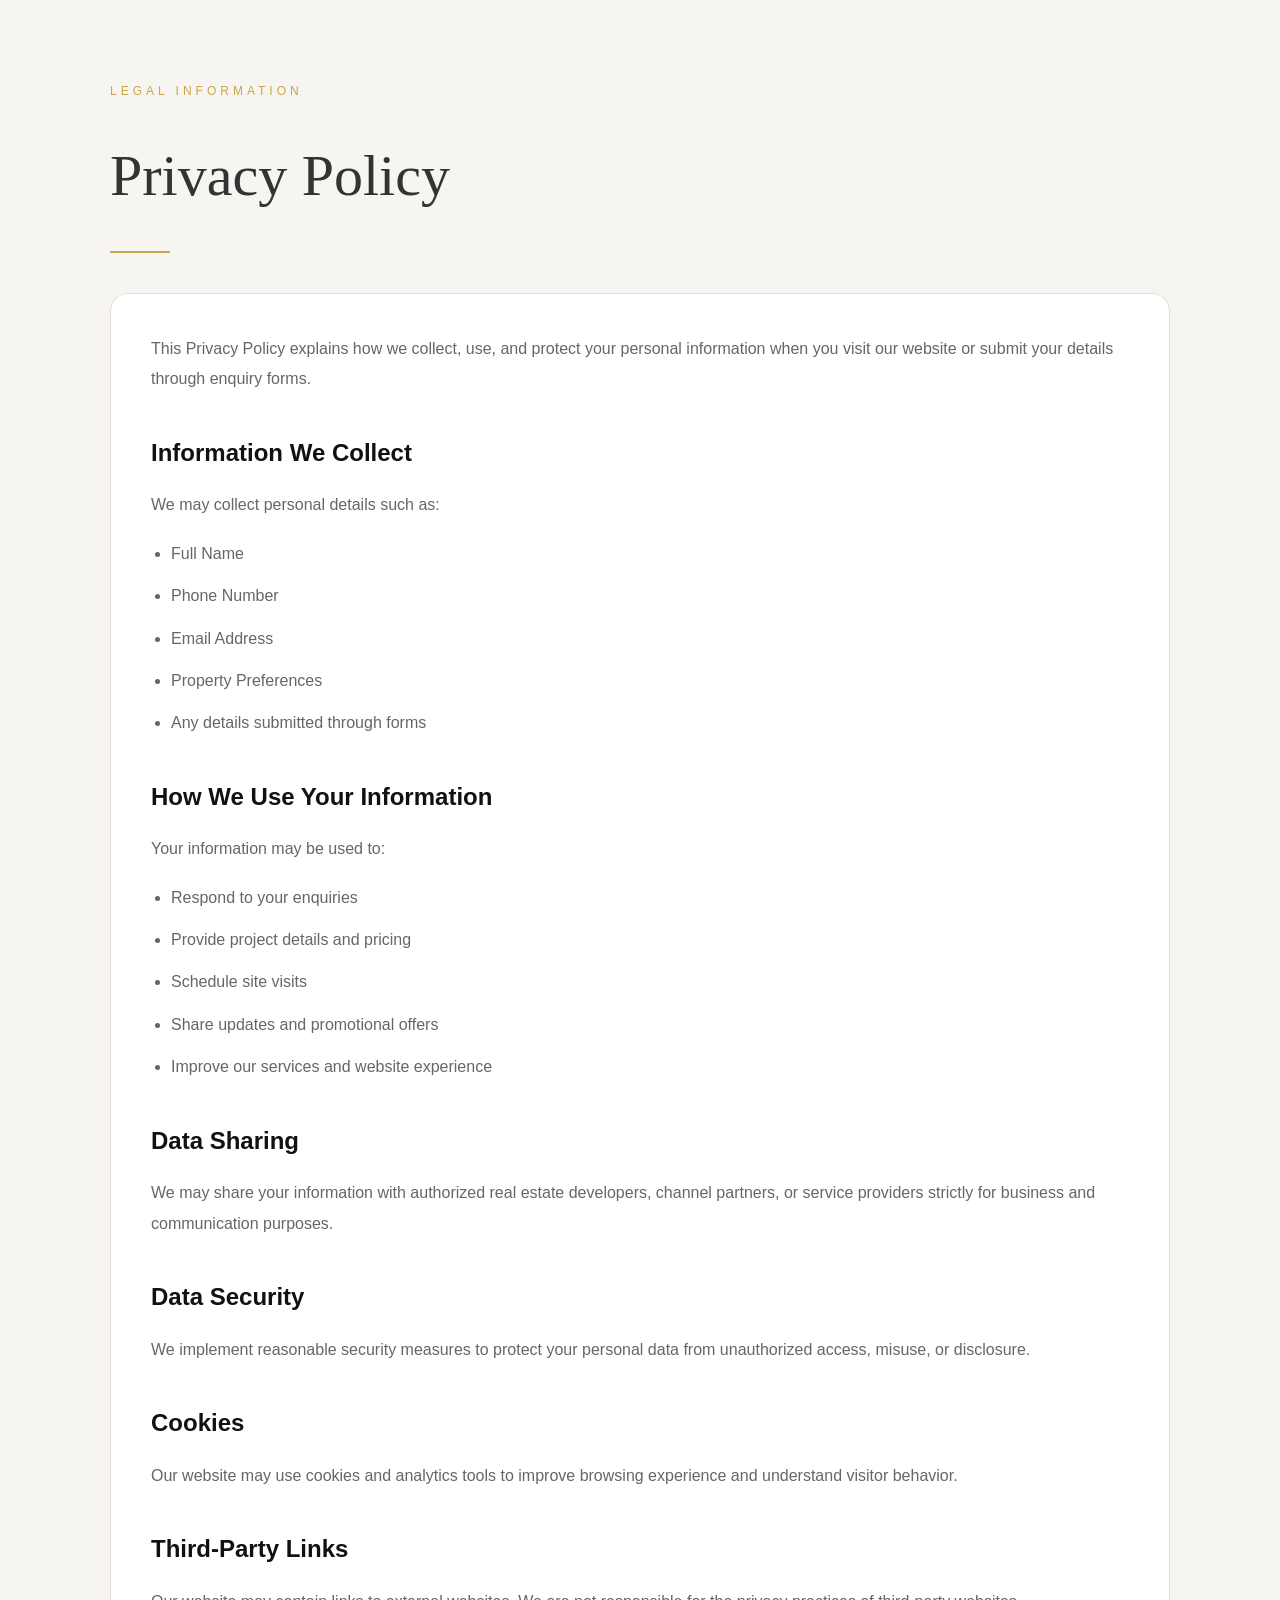
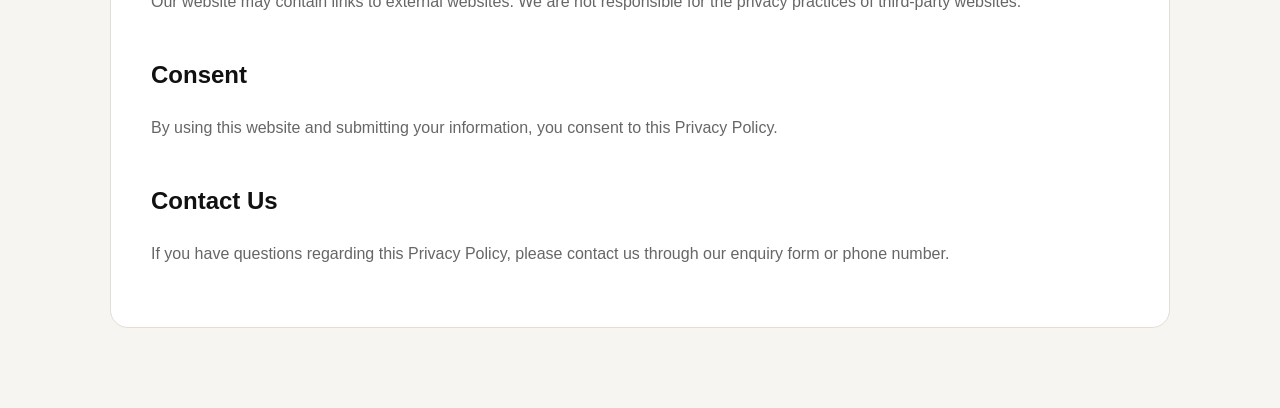
<file: privacy-policy.html>
<!DOCTYPE html>
<html lang="en">
<head>
  <meta charset="UTF-8">
  <meta name="viewport" content="width=device-width, initial-scale=1.0">
  <title>Privacy Policy</title>
<!-- Google tag (gtag.js) -->
<script async src="https://www.googletagmanager.com/gtag/js?id=AW-432864375">
</script>
<script>
  window.dataLayer = window.dataLayer || [];
  function gtag(){dataLayer.push(arguments);}
  gtag('js', new Date());

  gtag('config', 'AW-432864375');
</script>
  <style>

    *{
      margin:0;
      padding:0;
      box-sizing:border-box;
      font-family: Arial, sans-serif;
    }

    body{
      background:#f7f5f2;
      color:#333;
      line-height:1.9;
    }

    .policy-section{
      max-width:1100px;
      margin:auto;
      padding:80px 20px;
    }

    .small-title{
      color:#c9a646;
      text-transform:uppercase;
      letter-spacing:4px;
      font-size:12px;
      margin-bottom:18px;
    }

    .main-title{
      font-size:58px;
      font-family: Georgia, serif;
      font-weight:300;
      margin-bottom:20px;
    }

    .gold-line{
      width:60px;
      height:2px;
      background:#c9a646;
      margin-bottom:40px;
    }

    .policy-content{
      background:#fff;
      border:1px solid #e3ddd4;
      border-radius:18px;
      padding:40px;
    }

    .policy-content h3{
      margin-top:35px;
      margin-bottom:15px;
      color:#111;
      font-size:24px;
    }

    .policy-content p{
      margin-bottom:18px;
      color:#666;
      font-size:16px;
    }

    .policy-content ul{
      margin-left:20px;
      color:#666;
    }

    .policy-content li{
      margin-bottom:12px;
    }

    @media(max-width:768px){

      .main-title{
        font-size:42px;
      }

      .policy-content{
        padding:25px;
      }

    }

  </style>
</head>
<body>

  <section class="policy-section">

    <div class="small-title">
      Legal Information
    </div>

    <h1 class="main-title">
      Privacy Policy
    </h1>

    <div class="gold-line"></div>

    <div class="policy-content">

      <p>
        This Privacy Policy explains how we collect, use,
        and protect your personal information when you visit
        our website or submit your details through enquiry forms.
      </p>

      <h3>Information We Collect</h3>

      <p>
        We may collect personal details such as:
      </p>

      <ul>
        <li>Full Name</li>
        <li>Phone Number</li>
        <li>Email Address</li>
        <li>Property Preferences</li>
        <li>Any details submitted through forms</li>
      </ul>

      <h3>How We Use Your Information</h3>

      <p>
        Your information may be used to:
      </p>

      <ul>
        <li>Respond to your enquiries</li>
        <li>Provide project details and pricing</li>
        <li>Schedule site visits</li>
        <li>Share updates and promotional offers</li>
        <li>Improve our services and website experience</li>
      </ul>

      <h3>Data Sharing</h3>

      <p>
        We may share your information with authorized real estate
        developers, channel partners, or service providers strictly
        for business and communication purposes.
      </p>

      <h3>Data Security</h3>

      <p>
        We implement reasonable security measures to protect your
        personal data from unauthorized access, misuse, or disclosure.
      </p>

      <h3>Cookies</h3>

      <p>
        Our website may use cookies and analytics tools to improve
        browsing experience and understand visitor behavior.
      </p>

      <h3>Third-Party Links</h3>

      <p>
        Our website may contain links to external websites.
        We are not responsible for the privacy practices
        of third-party websites.
      </p>

      <h3>Consent</h3>

      <p>
        By using this website and submitting your information,
        you consent to this Privacy Policy.
      </p>

      <h3>Contact Us</h3>

      <p>
        If you have questions regarding this Privacy Policy,
        please contact us through our enquiry form or phone number.
      </p>

    </div>

  </section>

</body>
</html>
</file>
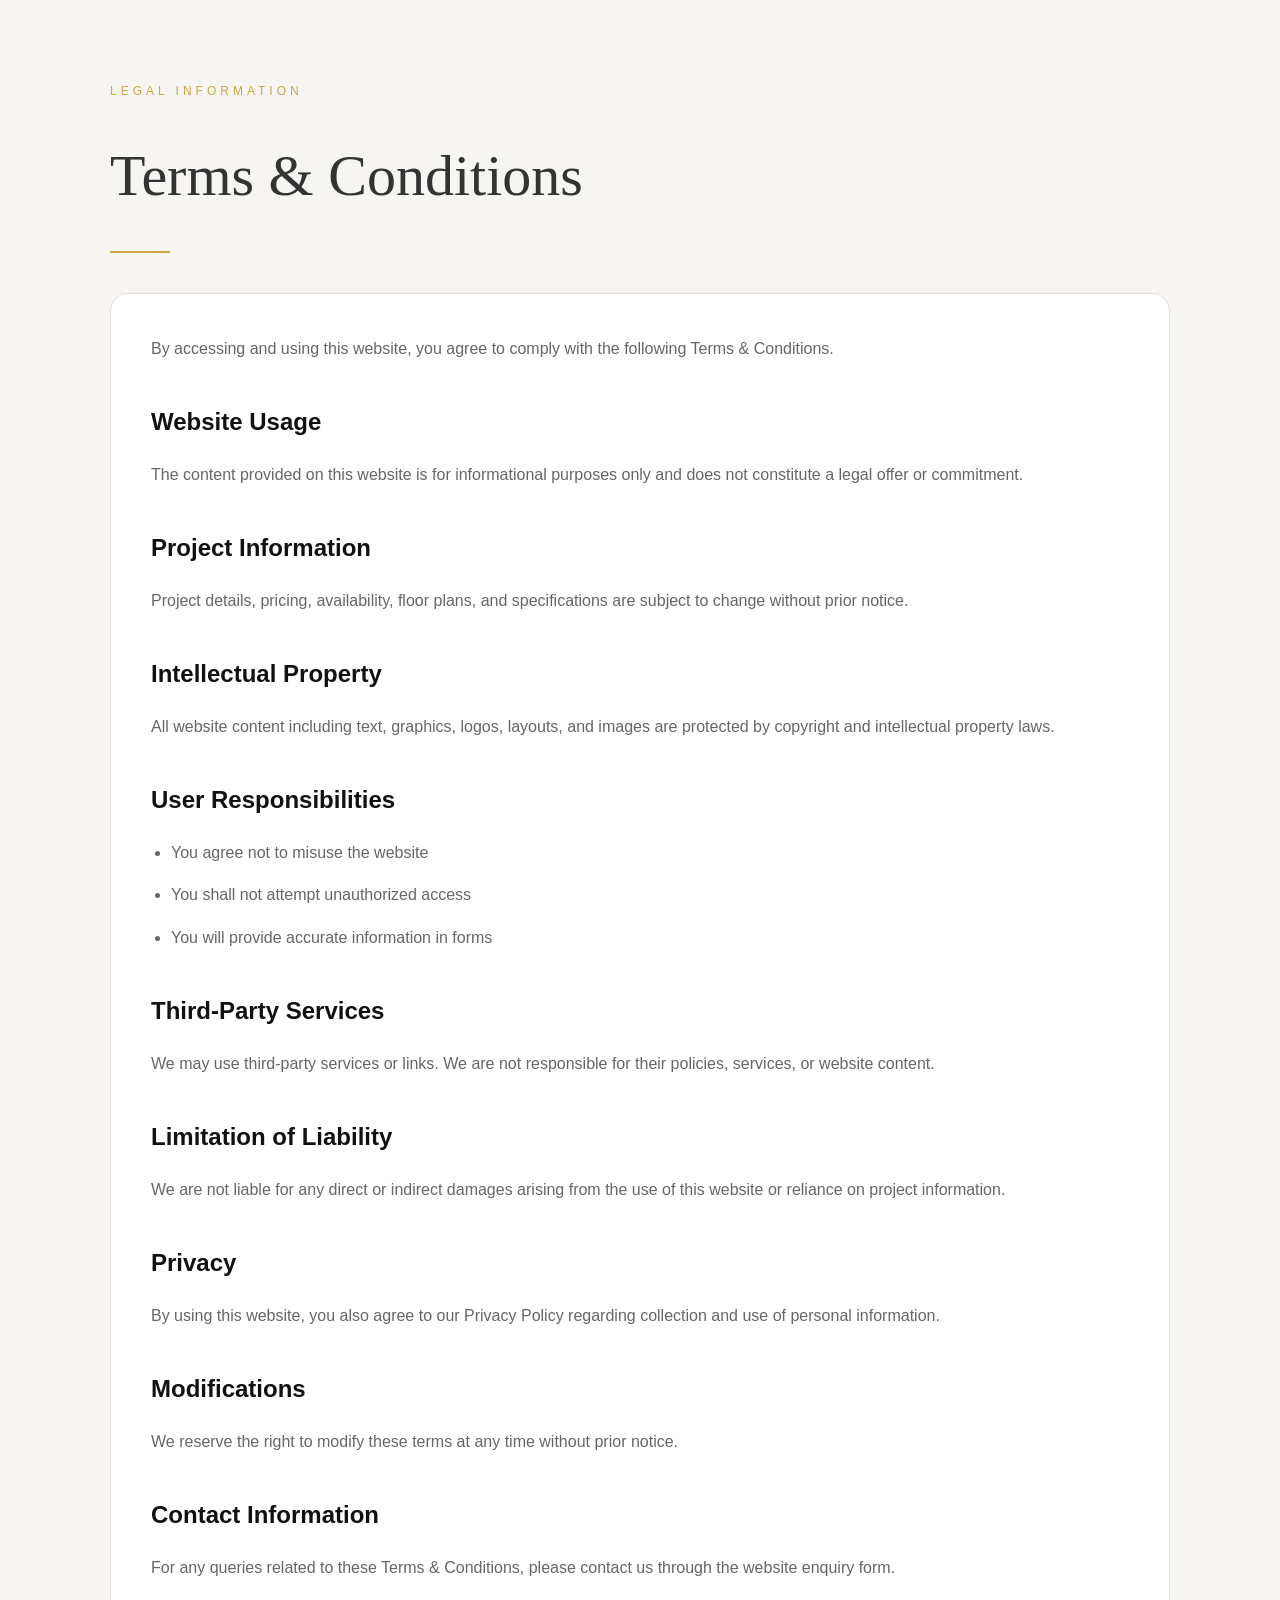
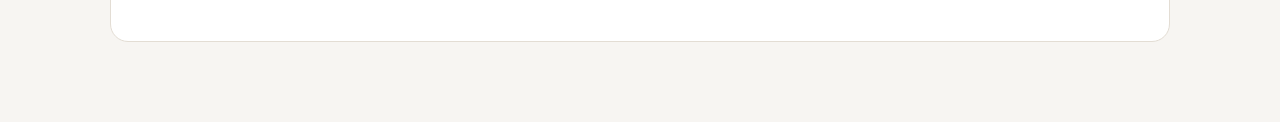
<file: terms_condition.html>
<!DOCTYPE html>
<html lang="en">
<head>
  <meta charset="UTF-8">
  <meta name="viewport" content="width=device-width, initial-scale=1.0">
  <title>Terms & Conditions</title>
<!-- Google tag (gtag.js) -->
<script async src="https://www.googletagmanager.com/gtag/js?id=AW-432864375">
</script>
<script>
  window.dataLayer = window.dataLayer || [];
  function gtag(){dataLayer.push(arguments);}
  gtag('js', new Date());

  gtag('config', 'AW-432864375');
</script>
  <style>

    *{
      margin:0;
      padding:0;
      box-sizing:border-box;
      font-family: Arial, sans-serif;
    }

    body{
      background:#f7f5f2;
      color:#333;
      line-height:1.9;
    }

    .terms-section{
      max-width:1100px;
      margin:auto;
      padding:80px 20px;
    }

    .small-title{
      color:#c9a646;
      text-transform:uppercase;
      letter-spacing:4px;
      font-size:12px;
      margin-bottom:18px;
    }

    .main-title{
      font-size:58px;
      font-family: Georgia, serif;
      font-weight:300;
      margin-bottom:20px;
    }

    .gold-line{
      width:60px;
      height:2px;
      background:#c9a646;
      margin-bottom:40px;
    }

    .terms-content{
      background:#fff;
      border:1px solid #e3ddd4;
      border-radius:18px;
      padding:40px;
    }

    .terms-content h3{
      margin-top:35px;
      margin-bottom:15px;
      color:#111;
      font-size:24px;
    }

    .terms-content p{
      margin-bottom:18px;
      color:#666;
      font-size:16px;
    }

    .terms-content ul{
      margin-left:20px;
      color:#666;
    }

    .terms-content li{
      margin-bottom:12px;
    }

    @media(max-width:768px){

      .main-title{
        font-size:42px;
      }

      .terms-content{
        padding:25px;
      }

    }

  </style>
</head>
<body>

  <section class="terms-section">

    <div class="small-title">
      Legal Information
    </div>

    <h1 class="main-title">
      Terms & Conditions
    </h1>

    <div class="gold-line"></div>

    <div class="terms-content">

      <p>
        By accessing and using this website, you agree
        to comply with the following Terms & Conditions.
      </p>

      <h3>Website Usage</h3>

      <p>
        The content provided on this website is for
        informational purposes only and does not constitute
        a legal offer or commitment.
      </p>

      <h3>Project Information</h3>

      <p>
        Project details, pricing, availability, floor plans,
        and specifications are subject to change without prior notice.
      </p>

      <h3>Intellectual Property</h3>

      <p>
        All website content including text, graphics,
        logos, layouts, and images are protected by
        copyright and intellectual property laws.
      </p>

      <h3>User Responsibilities</h3>

      <ul>
        <li>You agree not to misuse the website</li>
        <li>You shall not attempt unauthorized access</li>
        <li>You will provide accurate information in forms</li>
      </ul>

      <h3>Third-Party Services</h3>

      <p>
        We may use third-party services or links.
        We are not responsible for their policies,
        services, or website content.
      </p>

      <h3>Limitation of Liability</h3>

      <p>
        We are not liable for any direct or indirect damages
        arising from the use of this website or reliance on
        project information.
      </p>

      <h3>Privacy</h3>

      <p>
        By using this website, you also agree to our
        Privacy Policy regarding collection and use
        of personal information.
      </p>

      <h3>Modifications</h3>

      <p>
        We reserve the right to modify these terms
        at any time without prior notice.
      </p>

      <h3>Contact Information</h3>

      <p>
        For any queries related to these Terms & Conditions,
        please contact us through the website enquiry form.
      </p>

    </div>

  </section>

</body>
</html>
</file>
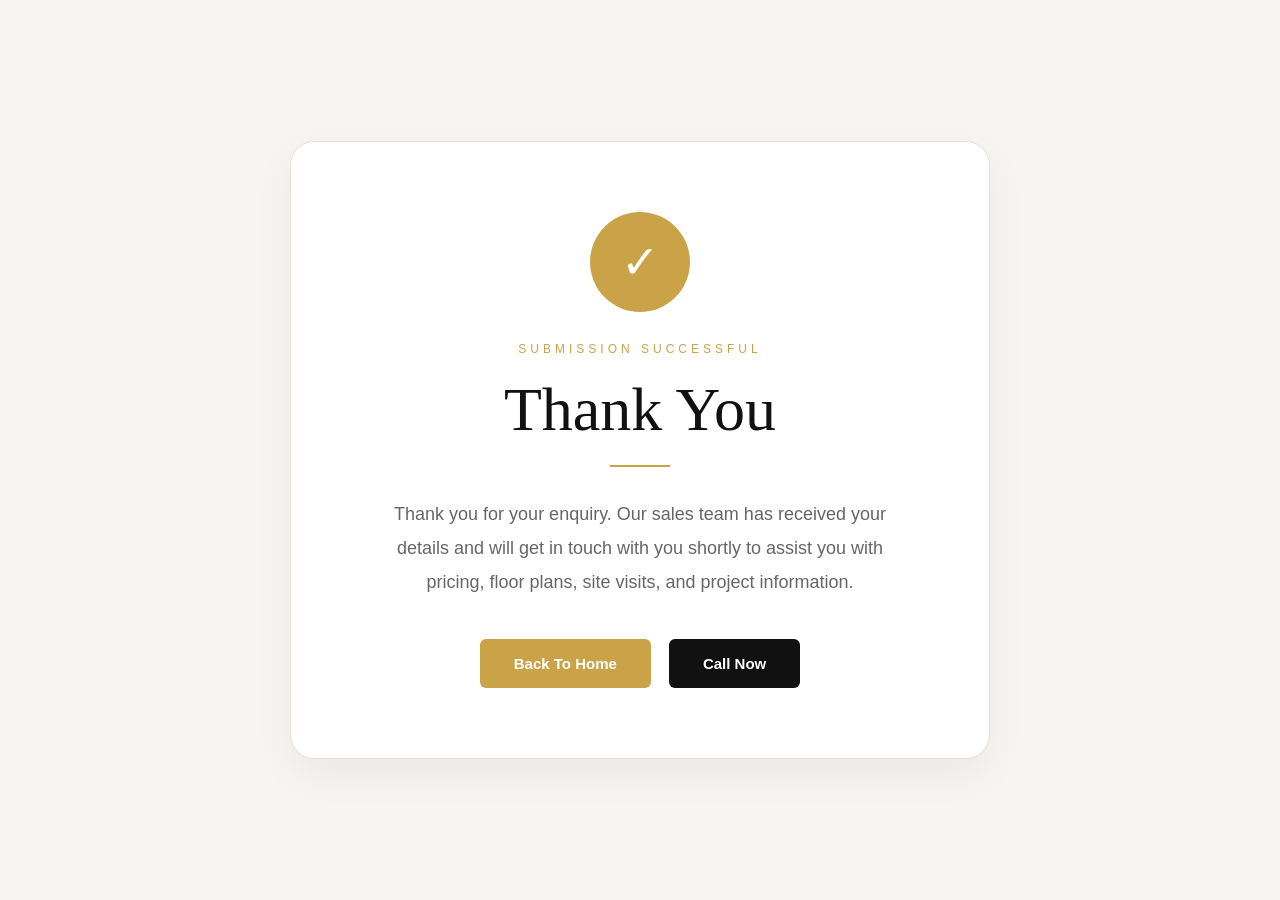
<file: thank_you.html>
<!DOCTYPE html>
<html lang="en">
<head>
  <meta charset="UTF-8">
  <meta name="viewport" content="width=device-width, initial-scale=1.0">
  <title>Thank You</title>
<!-- Google tag (gtag.js) -->
<script async src="https://www.googletagmanager.com/gtag/js?id=AW-432864375">
</script>
<script>
  window.dataLayer = window.dataLayer || [];
  function gtag(){dataLayer.push(arguments);}
  gtag('js', new Date());

  gtag('config', 'AW-432864375');
</script>
  <style>

    *{
      margin:0;
      padding:0;
      box-sizing:border-box;
      font-family: Arial, sans-serif;
    }

    body{
      background:#f7f5f2;
      min-height:100vh;

      display:flex;
      align-items:center;
      justify-content:center;

      padding:20px;
      color:#222;
    }

    .thankyou-box{
      width:100%;
      max-width:700px;

      background:#fff;
      border:1px solid #e6dfd5;
      border-radius:24px;

      padding:70px 50px;

      text-align:center;

      box-shadow:0 15px 40px rgba(0,0,0,0.05);
    }

    /* ICON */
    .success-icon{
      width:100px;
      height:100px;

      margin:0 auto 30px;

      border-radius:50%;

      background:#caa348;

      display:flex;
      align-items:center;
      justify-content:center;

      color:#fff;
      font-size:46px;
    }

    /* SMALL TEXT */
    .small-title{
      color:#caa348;
      text-transform:uppercase;
      letter-spacing:4px;
      font-size:12px;
      margin-bottom:18px;
    }

    /* TITLE */
    .main-title{
      font-size:62px;
      font-family: Georgia, serif;
      font-weight:300;

      margin-bottom:20px;
      color:#111;
    }

    /* LINE */
    .gold-line{
      width:60px;
      height:2px;
      background:#caa348;

      margin:0 auto 30px;
    }

    /* DESCRIPTION */
    .description{
      font-size:18px;
      line-height:1.9;
      color:#666;

      max-width:520px;
      margin:0 auto 40px;
    }

    /* INFO BOX */
    .info-box{
      background:#f8f6f2;
      border:1px solid #ebe4d9;

      border-radius:16px;

      padding:22px;

      margin-bottom:35px;

      color:#666;
      line-height:1.8;
    }

    /* BUTTONS */
    .button-group{
      display:flex;
      justify-content:center;
      gap:18px;
      flex-wrap:wrap;
    }

    .btn{
      padding:16px 34px;

      border:none;
      border-radius:6px;

      cursor:pointer;

      text-decoration:none;

      font-size:15px;
      font-weight:600;

      transition:0.3s;
    }

    .primary-btn{
      background:#caa348;
      color:#fff;
    }

    .primary-btn:hover{
      background:#b7923c;
    }

    .secondary-btn{
      background:#111;
      color:#fff;
    }

    .secondary-btn:hover{
      background:#333;
    }

    /* RESPONSIVE */
    @media(max-width:768px){

      .thankyou-box{
        padding:50px 25px;
      }

      .main-title{
        font-size:42px;
      }

      .description{
        font-size:16px;
      }

      .success-icon{
        width:80px;
        height:80px;
        font-size:38px;
      }

    }

  </style>
</head>
<body>

  <div class="thankyou-box">

    <!-- ICON -->
    <div class="success-icon">
      ✓
    </div>

    <!-- SMALL TITLE -->
    <div class="small-title">
      Submission Successful
    </div>

    <!-- TITLE -->
    <h1 class="main-title">
      Thank You
    </h1>

    <!-- LINE -->
    <div class="gold-line"></div>

    <!-- DESCRIPTION -->
    <p class="description">

      Thank you for your enquiry.

      Our sales team has received your details and
      will get in touch with you shortly to assist
      you with pricing, floor plans, site visits,
      and project information.

    </p>

    <!-- INFO BOX -->


    <!-- BUTTONS -->
    <div class="button-group">

      <a href="index.html" class="btn primary-btn">
        Back To Home
      </a>

      <a href="tel:+917090146000" class="btn secondary-btn">
        Call Now
      </a>

    </div>

  </div>

</body>
</html>
</file>
